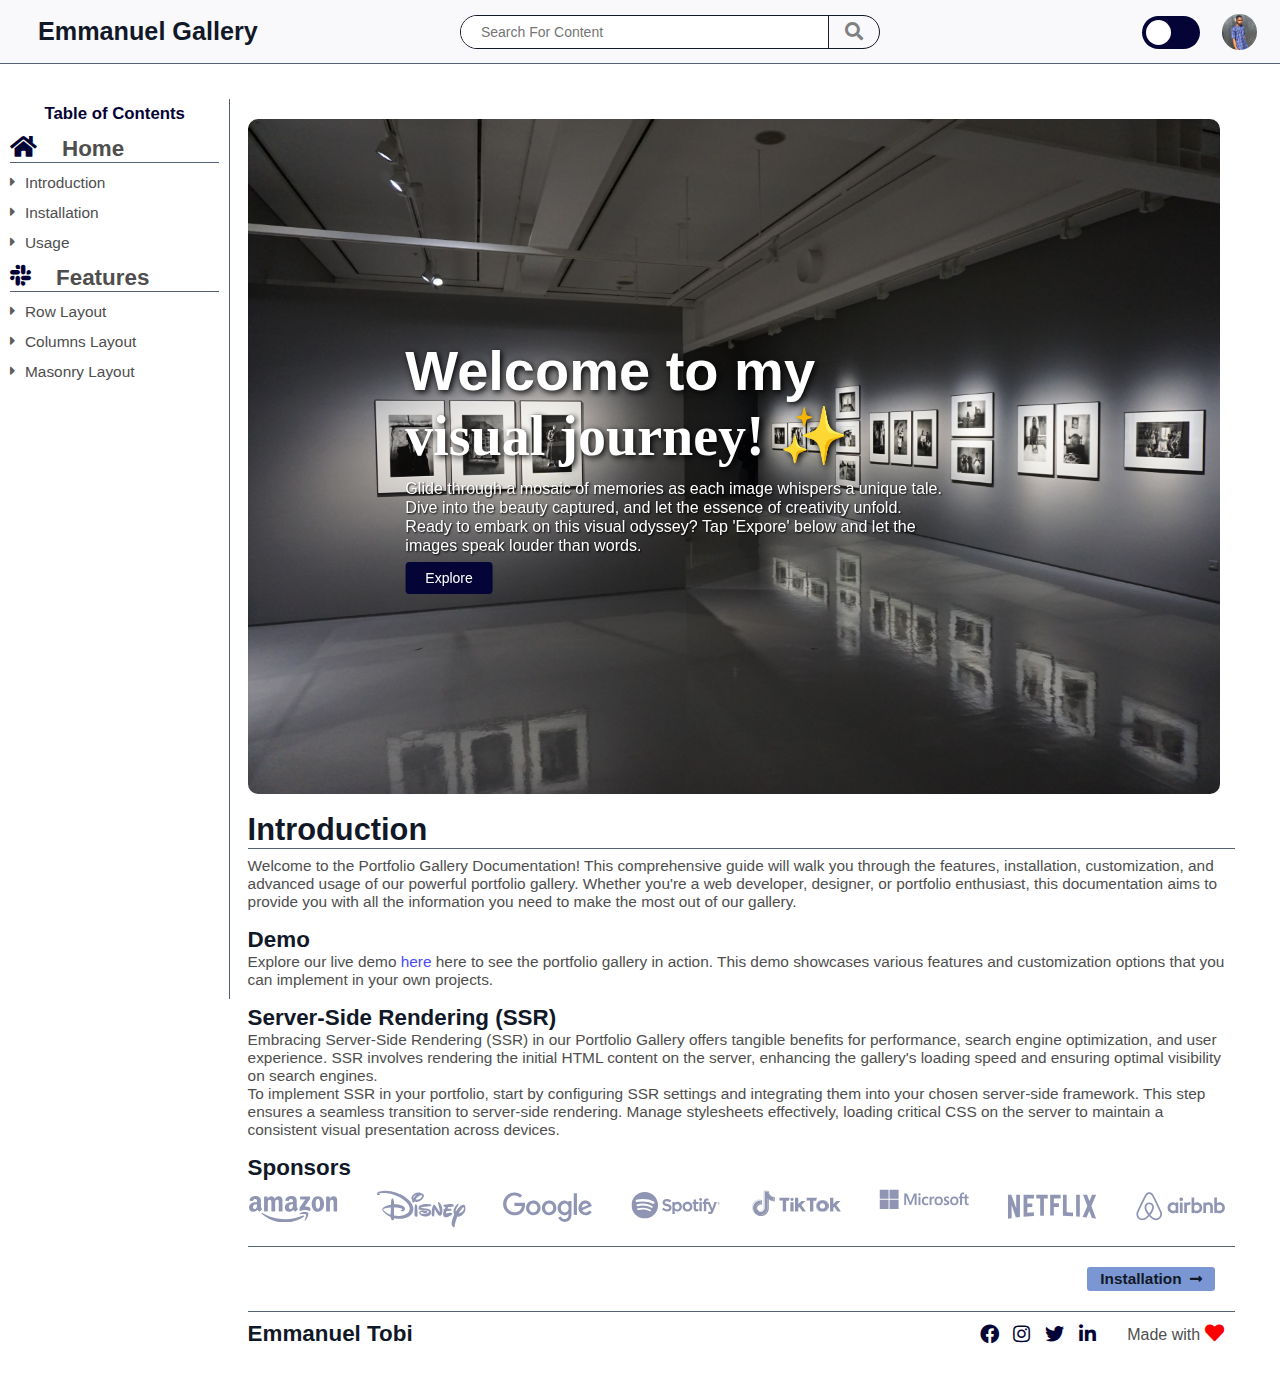
<file: index.html>
<!DOCTYPE html>
<html lang="en">
<head>
    <meta charset="UTF-8">
    <meta name="viewport" content="width=device-width, initial-scale=1.0">
    <title>Portfolio Gallery</title>
    <!--    link for css     -->
    <link rel="stylesheet" href="style.css">
    <link rel="stylesheet" href="swiper.css">
    <!--    links for my icons from fontawesome     -->
    <link rel='stylesheet' href='css/all.min.css'>
    <link rel='stylesheet' href='css/fontawesome.min.css'>
    <!-- links for swiper from swiperjs -->
    <link rel="stylesheet"href="https://cdn.jsdelivr.net/npm/swiper@11/swiper-bundle.min.css"/>
    <script src="https://cdn.jsdelivr.net/npm/swiper@11/swiper-bundle.min.js"></script>
</head>
<body>
    
    <header>
        <div class="nav-left">
            <div class="hamburger">
                <div class="line"></div>
                <div class="line"></div>
                <div class="line"></div>
            </div>
            <a href="#" class="logo">Emmanuel Gallery</a>
        </div>
        <div class="mid-nav">
            <input type="text" placeholder="Search For Content">
            <div class="tooltip">
                <i class="fas fa-search"></i>
                <div class="tooltiptext">Search</div>
            </div>
        </div>
        <div class="nav-right">
            <div id="dark-btn">
                <span></span>
            </div>
            <div class="user">
                <img src="img/user.jpg" alt="">
                <div class="user-dropdown">
                    <div class="user-top">
                        <h2>F</h2>
                    </div>
                    <div class="user-down">
                        <div class="user-details">
                            <h3>Fadumila <br>Emmanuel Tobi</h3>
                            <a href="#">fadumilaemmanuel@gmail.com</a>
                            <div class="user-social-links">
                                <a href="https://www.facebook.com/emmanuel.oluwatobi.7583"><i class="fab fa-facebook"></i></a>
                                <a href="https://www.instagram.com/Emmanuel_oluwatobi3"><i class="fab fa-instagram"></i></a>
                                <a href="https://twitter.com/Emmanuel686?s=09"><i class="fab fa-twitter"></i></a>
                                <a href="https://www.linkedin.com/in/emmanuel-oluwatobi-8a35b2226"><i class="fab fa-linkedin-in"></i></a>
                            </div>
                        </div>
                        <hr style="margin: 15px 0 5px 0;">
                        <div class="user-links">
                            <h4>Others</h4>
                            <div>
                                <a href="#"><i class="fas fa-user-plus"></i> Add Account</a>
                                <a href="#"><i class="fas fa-sign-out-alt"></i> Sign Out</a>
                            </div>
                        </div>
                    </div>
                </div>
            </div>
        </div>
        
    </header>

    <main>
        <div class="meun">
            <div class="meun-head">
                <h3>Table of Contents</h3>
            </div>
            <ul>
                <div class="home">
                    <i class="fas fa-home"></i>
                    <a href="#">Home</a>
                </div>
                <div class="links">
                    <i class="fas fa-caret-right"></i>
                    <li><a href="#">Introduction</a></li>
                </div>
                <div class="links">
                    <i class="fas fa-caret-right"></i>
                    <li><a href="install.html">Installation</a></li>
                </div>
                <div class="links">
                    <i class="fas fa-caret-right"></i>
                    <li><a href="usage.html">Usage</a></li>
                </div>
                <div class="features">
                    <i class="fab fa-slack"></i>
                    <a href="features.html">Features</a>
                </div>
                <div class="links">
                    <i class="fas fa-caret-right"></i>
                    <li><a href="row-layout.html">Row Layout</a></li>
                </div>
                <div class="links">
                    <i class="fas fa-caret-right"></i>
                    <li><a href="columns-layout.html">Columns Layout</a></li>
                </div>
                <div class="links">
                    <i class="fas fa-caret-right"></i>
                    <li><a href="masonry-layout.html">Masonry Layout</a></ol>
                </div>
                
            </ul>
        </div>
        <div class="content home-page">
            <div class="carosal">
                <!-- Swiper -->
                <div class="container-fluid mt-4 pl-5 pr-5">
                    <div class="row position-relative">
                        <div class="col-12" style="height: 75vh;">
                            <div class="swiper mySwiper">
                                <div class="swiper-wrapper" >
                                    <div class="swiper-slide" style="background: url(img/home1.jpg) center/cover;"></div>
                                    <div class="swiper-slide" style="background: url(img/home2.jpg) center/cover;"></div>
                                    <div class="swiper-slide" style="background: url(img/home3.jpg) center/cover;"></div>
                                    <div class="swiper-slide" style="background: url(img/home4.jpg) center/cover;"></div>
                                    <div class="swiper-slide" style="background: url(img/home5.jpg) center/cover;"></div>
                                    <!-- Add other slides similarly -->
                                </div>
                            </div>
                            <div class="text position-absolute top-50 start-50 translate-middle" style="z-index: 99;">
                                <div class="texts">
                                    <h1>Welcome to my</h1>
                                    <h1>visual journey! <span class="sparkles">&#10024;</span></h1>
                                    <p>Glide through a mosaic of memories as each image whispers a unique tale. Dive into the beauty captured, and let the essence of creativity unfold. <span class="remove">Ready to embark on this visual odyssey? Tap 'Expore' below and let the images speak louder than words.</span></p>
                                </div>
                                <a href="#">Explore </a>
                            </div>
                        </div>
                    </div>
                </div>

            </div>
            <div class="intro">
                <h2>Introduction</h2>
                <p>Welcome to the Portfolio Gallery Documentation! This comprehensive guide will walk you through the features, installation, customization, and advanced usage of our powerful portfolio gallery. Whether you're a web developer, designer, or portfolio enthusiast, this documentation aims to provide you with all the information you need to make the most out of our gallery.</p><br>
                <h3>Demo</h3>
                <p>Explore our live demo <a href="#">here</a> here to see the portfolio gallery in action. This demo showcases various features and customization options that you can implement in your own projects.</p><br>
                <h3>Server-Side Rendering (SSR)</h3>
                <p>Embracing Server-Side Rendering (SSR) in our Portfolio Gallery offers tangible benefits for performance, search engine optimization, and user experience. SSR involves rendering the initial HTML content on the server, enhancing the gallery's loading speed and ensuring optimal visibility on search engines. <br>To implement SSR in your portfolio, start by configuring SSR settings and integrating them into your chosen server-side framework. This step ensures a seamless transition to server-side rendering. Manage stylesheets effectively, loading critical CSS on the server to maintain a consistent visual presentation across devices.</p>
                <br>
            </div>
            <h3>Sponsors</h3>
            <div class="sponsor">
                <div class="sponsor-right">
                    <div class="sponsor-img">
                        <img src="img/amazon.svg" alt="">
                    </div>
                    <div class="sponsor-img">
                        <img src="img/disney.svg" alt="">
                    </div>
                    <div class="sponsor-img">
                        <img src="img/google.svg" alt="">
                    </div>
                    <div class="sponsor-img">
                        <img src="img/spotify.svg" alt="">
                    </div>
                </div>
                <div class="sponsor-left">
                    <div class="sponsor-img">
                        <img src="img/tiktok.svg" alt="">
                    </div>
                    <div class="sponsor-img">
                        <img src="img/microsoft.svg" alt="">
                    </div>
                    <div class="sponsor-img">
                        <img src="img/netflix.svg" alt="">
                    </div>
                    <div class="sponsor-img">
                        <img src="img/airbnb.svg" alt="">
                    </div>
                </div>
            </div>
            <div class="next next-home">
                <div class="next-btn">
                    <a href="install.html">Installation</a> <i class="fas fa-long-arrow-alt-right"></i>
                </div>
            </div>
            <div class="footer">
                <h3>Emmanuel Tobi</h3>
                <div class="social-links">
                    <div>
                        <a href="https://www.facebook.com/emmanuel.oluwatobi.7583"><i class="fab fa-facebook"></i></a>
                        <a href="https://www.instagram.com/Emmanuel_oluwatobi3"><i class="fab fa-instagram"></i></a>
                        <a href="https://twitter.com/Emmanuel686?s=09"><i class="fab fa-twitter"></i></a>
                        <a href="https://www.linkedin.com/in/emmanuel-oluwatobi-8a35b2226"><i class="fab fa-linkedin-in"></i></a>
                    </div>
                    <p> Made with <i class="fas fa-heart"></i></p>
                </div>
            </div>
        </div>
    </main>
    <!-- swiper javascript -->
    <script src="swiperjs.js"></script>
    <!-- main javascript -->
    <script src="index.js"></script>
</body>
</html>
</file>
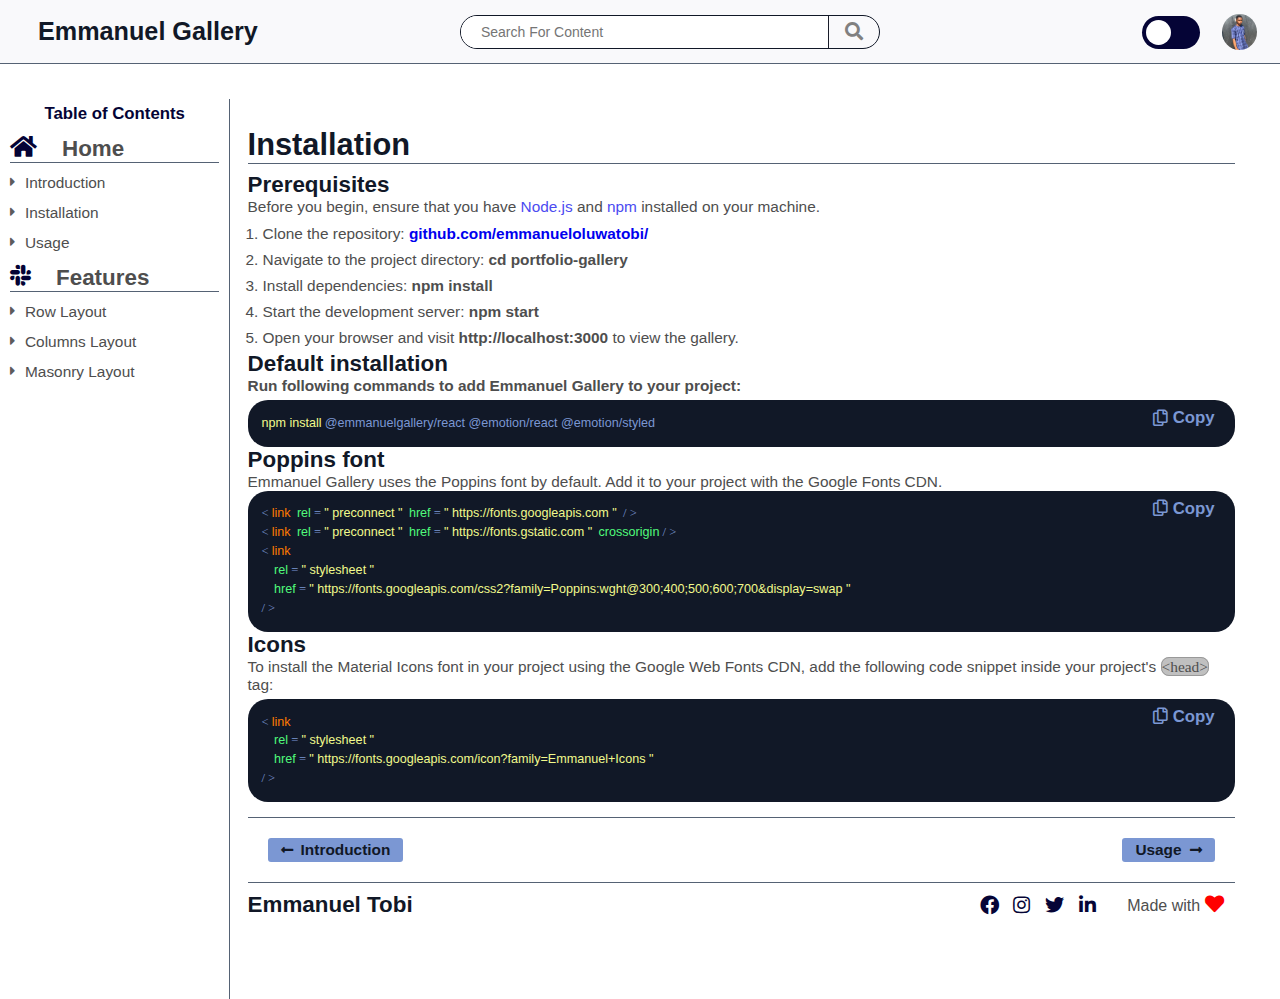
<file: install.html>
<!DOCTYPE html>
<html lang="en">
    <head>
        <meta charset="UTF-8">
        <meta name="viewport" content="width=device-width, initial-scale=1.0">
        <title>Portfolio Gallery</title>
        <!--    link for css     -->
        <link rel="stylesheet" href="style.css">
        <link rel="stylesheet" href="swiper.css">
        <!--    links for my icons from fontawesome     -->
        <link rel='stylesheet' href='css/all.min.css'>
        <link rel='stylesheet' href='css/fontawesome.min.css'>
        <!-- links for swiper from swiperjs -->
        <link rel="stylesheet"href="https://cdn.jsdelivr.net/npm/swiper@11/swiper-bundle.min.css"/>
        <script src="https://cdn.jsdelivr.net/npm/swiper@11/swiper-bundle.min.js"></script>
    </head>
<body>
    
    <header>
        <div class="nav-left">
            <div class="hamburger">
                <div class="line"></div>
                <div class="line"></div>
                <div class="line"></div>
            </div>
            <a href="#" class="logo">Emmanuel Gallery</a>
        </div>
        <div class="mid-nav">
            <input type="text" placeholder="Search For Content">
            <div class="tooltip">
                <i class="fas fa-search"></i>
                <div class="tooltiptext">Search</div>
            </div>
        </div>
        <div class="nav-right">
            <div id="dark-btn">
                <span></span>
            </div>
            <div class="user">
                <img src="img/user.jpg" alt="">
                <div class="user-dropdown">
                    <div class="user-top">
                        <h2>F</h2>
                    </div>
                    <div class="user-down">
                        <div class="user-details">
                            <h3>Fadumila <br>Emmanuel Tobi</h3>
                            <a href="#">fadumilaemmanuel@gmail.com</a>
                            <div class="user-social-links">
                                <a href="https://www.facebook.com/emmanuel.oluwatobi.7583"><i class="fab fa-facebook"></i></a>
                                <a href="https://www.instagram.com/Emmanuel_oluwatobi3"><i class="fab fa-instagram"></i></a>
                                <a href="https://twitter.com/Emmanuel686?s=09"><i class="fab fa-twitter"></i></a>
                                <a href="https://www.linkedin.com/in/emmanuel-oluwatobi-8a35b2226"><i class="fab fa-linkedin-in"></i></a>
                            </div>
                        </div>
                        <hr style="margin: 15px 0 5px 0;">
                        <div class="user-links">
                            <h4>Others</h4>
                            <div>
                                <a href="#"><i class="fas fa-user-plus"></i> Add Account</a>
                                <a href="#"><i class="fas fa-sign-out-alt"></i> Sign Out</a>
                            </div>
                        </div>
                    </div>
                </div>
            </div>
        </div>
        
    </header>

    <main>
        <div class="meun">
            <div class="meun-head">
                <h3>Table of Contents</h3>
            </div>
            <ul>
                <!-- <i class="fas fa-caret-right"></i> -->
                <!-- <i class="fas fa-home"></i> -->
                <!-- <i class="fab fa-slack"></i> -->
                <div class="home">
                    <i class="fas fa-home"></i>
                    <a href="#">Home</a>
                </div>
                
                <div class="links">
                    <i class="fas fa-caret-right"></i>
                    <li><a href="index.html">Introduction</a></li>
                </div>
                <div class="links">
                    <i class="fas fa-caret-right"></i>
                    <li><a href="#">Installation</a></li>
                </div>
                <div class="links">
                    <i class="fas fa-caret-right"></i>
                    <li><a href="usage.html">Usage</a></li>
                </div>
                <div class="features">
                    <i class="fab fa-slack"></i>
                    <a href="#">Features</a>
                </div>
                <div class="links">
                    <i class="fas fa-caret-right"></i>
                    <li><a href="row-layout.html">Row Layout</a></li>
                </div>
                <div class="links">
                    <i class="fas fa-caret-right"></i>
                    <li><a href="columns-layout.html">Columns Layout</a></li>
                </div>
                <div class="links">
                    <i class="fas fa-caret-right"></i>
                    <li><a href="masonry-layout.html">Masonry Layout</a></ol>
                </div>
            </ul>
        </div>
        <div class="content install-page">
            <div class="install">
                <h2>Installation</h2>
                
                <h3>Prerequisites</h3>
                <p>Before you begin, ensure that you have <a href="#">Node.js</a> and <a href="#">npm</a> installed on your machine.</p>
                <ol style="padding-top: 5px;">
                    <li>Clone the repository:  <b><a href="https://github.com/emmanueloluwatobi/PortfolioGalleryDoc">github.com/emmanueloluwatobi/</a></b></li>
                    <li>Navigate to the project directory: <b>cd portfolio-gallery</b></li>
                    <li>Install dependencies: <b>npm install</b></li>
                    <li>Start the development server: <b>npm start</b></li>
                    <li>Open your browser and visit <b>http://localhost:3000</b> to view the gallery.</li>
                </ol>
                <h3>Default installation</h3>
                <p><b>Run following commands to add Emmanuel Gallery to your project:</b></p>
                <div id="copy1">
                    <pre style="margin-top: 5px;"><code><span class="function">npm install</span> <span>@emmanuelgallery/react @emotion/react @emotion/styled</span></code></pre>
                    <div class="copy-btn1">
                        <a href="#" title="Copy"><i class="far fa-copy"></i><h4> Copy</h4></a>
                    </div>
                </div>
                <h3>Poppins font</h3>
                <p>Emmanuel Gallery uses the Poppins font by default. Add it to your project with the Google Fonts CDN.</p>
                <div id="copy2">
                    <pre>
<code>&lt; <span class="keyword">link</span>  <span class="strings">rel</span> = <span class="function">" preconnect "</span>  <span class="strings">href</span> = <span class="function">" https://fonts.googleapis.com "</span>  / &gt;
&lt; <span class="keyword">link</span>  <span class="strings">rel</span> = <span class="function">" preconnect "</span>  <span class="strings">href</span> = <span class="function">" https://fonts.gstatic.com "</span>  <span class="strings">crossorigin</span> / &gt;
&lt; <span class="keyword">link</span>
    <span class="strings">rel</span> = <span class="function">" stylesheet "</span>
    <span class="strings">href</span> = <span class="function">" https://fonts.googleapis.com/css2?family=Poppins:wght@300;400;500;600;700&display=swap "</span>
/ &gt;
</code></pre>
                    <div class="copy-btn2">
                        <a href="#" title="Copy"><i class="far fa-copy"></i><h4> Copy</h4></a>
                    </div>
                </div>
                <h3>Icons</h3>
                <p>To install the Material Icons font in your project using the Google Web Fonts CDN, add the following code snippet inside your project's <code style="border: 1px solid #999999; border-radius: 8px; background: #c0c0c0;">&lt;head&gt;</code> tag:</p>
                <div id="copy3">
                    <pre style="margin:  5px 0;">
<code>&lt; <span class="keyword">link</span>
    <span class="strings">rel</span> = <span class="function">" stylesheet "</span>
    <span class="strings">href</span> = <span class="function">" https://fonts.googleapis.com/icon?family=Emmanuel+Icons "</span>
/ &gt;</code></pre>
                    <div class="copy-btn3">
                        <a href="#" title="Copy"><i class="far fa-copy"></i><h4> Copy</h4></a>
                    </div>
                </div>
            </div>
            <div class="next">
                <div class="prev-btn">
                    <i class="fas fa-long-arrow-alt-left"></i> <a href="index.html">Introduction</a> 
                </div>
                <div class="next-btn">
                    <a href="usage.html">Usage</a> <i class="fas fa-long-arrow-alt-right"></i>
                </div>
            </div>
            <div class="footer">
                <h3>Emmanuel Tobi</h3>
                <div class="social-links">
                    <div>
                        <a href="https://www.facebook.com/emmanuel.oluwatobi.7583"><i class="fab fa-facebook"></i></a>
                        <a href="https://www.instagram.com/Emmanuel_oluwatobi3"><i class="fab fa-instagram"></i></a>
                        <a href="https://twitter.com/Emmanuel686?s=09"><i class="fab fa-twitter"></i></a>
                        <a href="https://www.linkedin.com/in/emmanuel-oluwatobi-8a35b2226"><i class="fab fa-linkedin-in"></i></a>
                    </div>
                    <p> Made with <i class="fas fa-heart"></i></p>
                </div>
            </div>
        </div>
    </main>

    <!-- main javascript -->
    <script src="index.js"></script>
    <script>
        
    </script>
</body>
</html>
</file>
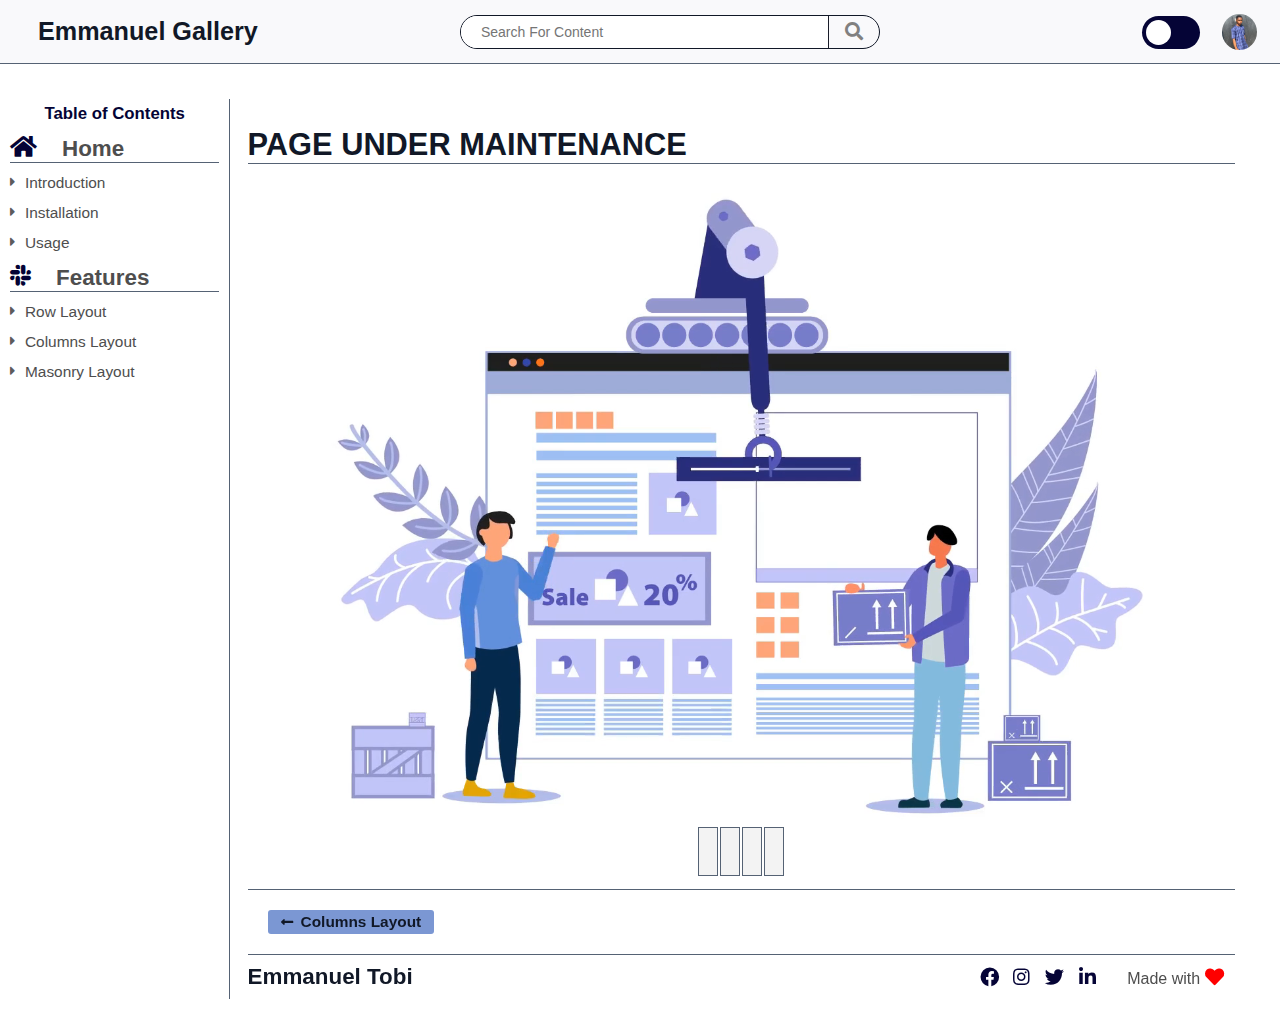
<file: masonry-layout.html>
<!DOCTYPE html>
<html lang="en">
<head>
    <meta charset="UTF-8">
    <meta name="viewport" content="width=device-width, initial-scale=1.0">
    <title>Portfolio Gallery</title>
    <!--    link for css     -->
    <link rel="stylesheet" href="style.css">
    <link rel="stylesheet" href="swiper.css">
    <!--    links for my icons from fontawesome     -->
    <link rel='stylesheet' href='css/all.min.css'>
    <link rel='stylesheet' href='css/fontawesome.min.css'>
    <!-- links for swiper from swiperjs -->
    <link rel="stylesheet"href="https://cdn.jsdelivr.net/npm/swiper@11/swiper-bundle.min.css"/>
    <script src="https://cdn.jsdelivr.net/npm/swiper@11/swiper-bundle.min.js"></script>
</head>
<body>
    
    <header>
        <div class="nav-left">
            <div class="hamburger">
                <div class="line"></div>
                <div class="line"></div>
                <div class="line"></div>
            </div>
            <a href="#" class="logo">Emmanuel Gallery</a>
        </div>
        <div class="mid-nav">
            <input type="text" placeholder="Search For Content">
            <div class="tooltip">
                <i class="fas fa-search"></i>
                <div class="tooltiptext">Search</div>
            </div>
        </div>
        <div class="nav-right">
            <div id="dark-btn">
                <span></span>
            </div>
            <div class="user">
                <img src="img/user.jpg" alt="">
                <div class="user-dropdown">
                    <div class="user-top">
                        <h2>F</h2>
                    </div>
                    <div class="user-down">
                        <div class="user-details">
                            <h3>Fadumila <br>Emmanuel Tobi</h3>
                            <a href="#">fadumilaemmanuel@gmail.com</a>
                            <div class="user-social-links">
                                <a href="https://www.facebook.com/emmanuel.oluwatobi.7583"><i class="fab fa-facebook"></i></a>
                                <a href="https://www.instagram.com/Emmanuel_oluwatobi3"><i class="fab fa-instagram"></i></a>
                                <a href="https://twitter.com/Emmanuel686?s=09"><i class="fab fa-twitter"></i></a>
                                <a href="https://www.linkedin.com/in/emmanuel-oluwatobi-8a35b2226"><i class="fab fa-linkedin-in"></i></a>
                            </div>
                        </div>
                        <hr style="margin: 15px 0 5px 0;">
                        <div class="user-links">
                            <h4>Others</h4>
                            <div>
                                <a href="#"><i class="fas fa-user-plus"></i> Add Account</a>
                                <a href="#"><i class="fas fa-sign-out-alt"></i> Sign Out</a>
                            </div>
                        </div>
                    </div>
                </div>
            </div>
        </div>
        
    </header>

    <main>
        <div class="meun">
            <div class="meun-head">
                <h3>Table of Contents</h3>
            </div>
            <ul>
                <!-- <i class="fas fa-caret-right"></i> -->
                <!-- <i class="fas fa-home"></i> -->
                <!-- <i class="fab fa-slack"></i> -->
                <div class="home">
                    <i class="fas fa-home"></i>
                    <a href="#">Home</a>
                </div>
                <div class="links">
                    <i class="fas fa-caret-right"></i>
                    <li><a href="index.html">Introduction</a></li>
                </div>
                <div class="links">
                    <i class="fas fa-caret-right"></i>
                    <li><a href="install.html">Installation</a></li>
                </div>
                <div class="links">
                    <i class="fas fa-caret-right"></i>
                    <li><a href="usage.html">Usage</a></li>
                </div>
                <div class="features">
                    <i class="fab fa-slack"></i>
                    <a href="#">Features</a>
                </div>
                <div class="links">
                    <i class="fas fa-caret-right"></i>
                    <li><a href="row-layout.html">Row Layout</a></li>
                </div>
                <div class="links">
                    <i class="fas fa-caret-right"></i>
                    <li><a href="columns-layout.html">Columns Layout</a></li>
                </div>
                <div class="links">
                    <i class="fas fa-caret-right"></i>
                    <li><a href="#">Masonry Layout</a></ol>
                </div>

                
                <h2></h2>
            </ul>
        </div>
        <div class="content mesonry-page" >
            <div>
                <h2>PAGE UNDER MAINTENANCE</h2>
                <video style="width: 100%;" autoplay muted loop>
                    <source src="img/Website Building of Shopping Sale (online-video-cutter.com).mp4" type="video/mp4">
                    Your browser does not support HTML5 video.
                </video>
            </div>
            <div class="mesonry-time">
                <div class="countdown" id="countdown">
                    <span id="days"></span>
                    <span id="hours"></span>
                    <span id="minutes"></span>
                    <span id="seconds"></span>
                </div>
            </div>
            <div class="next next-prev">    
                <div class="prev-btn">
                     <i class="fas fa-long-arrow-alt-left"></i><a href="install.html">Columns Layout</a>
                </div>
            </div>
            <div class="footer">
                <h3>Emmanuel Tobi</h3>
                <div class="social-links">
                    <div>
                        <a href="https://www.facebook.com/emmanuel.oluwatobi.7583"><i class="fab fa-facebook"></i></a>
                        <a href="https://www.instagram.com/Emmanuel_oluwatobi3"><i class="fab fa-instagram"></i></a>
                        <a href="https://twitter.com/Emmanuel686?s=09"><i class="fab fa-twitter"></i></a>
                        <a href="https://www.linkedin.com/in/emmanuel-oluwatobi-8a35b2226"><i class="fab fa-linkedin-in"></i></a>
                    </div>
                    <p> Made with <i class="fas fa-heart"></i></p>
                </div>
            </div>
        </div>
    </main>
    <script src="index.js"></script>
       
</body>
</html>
</file>
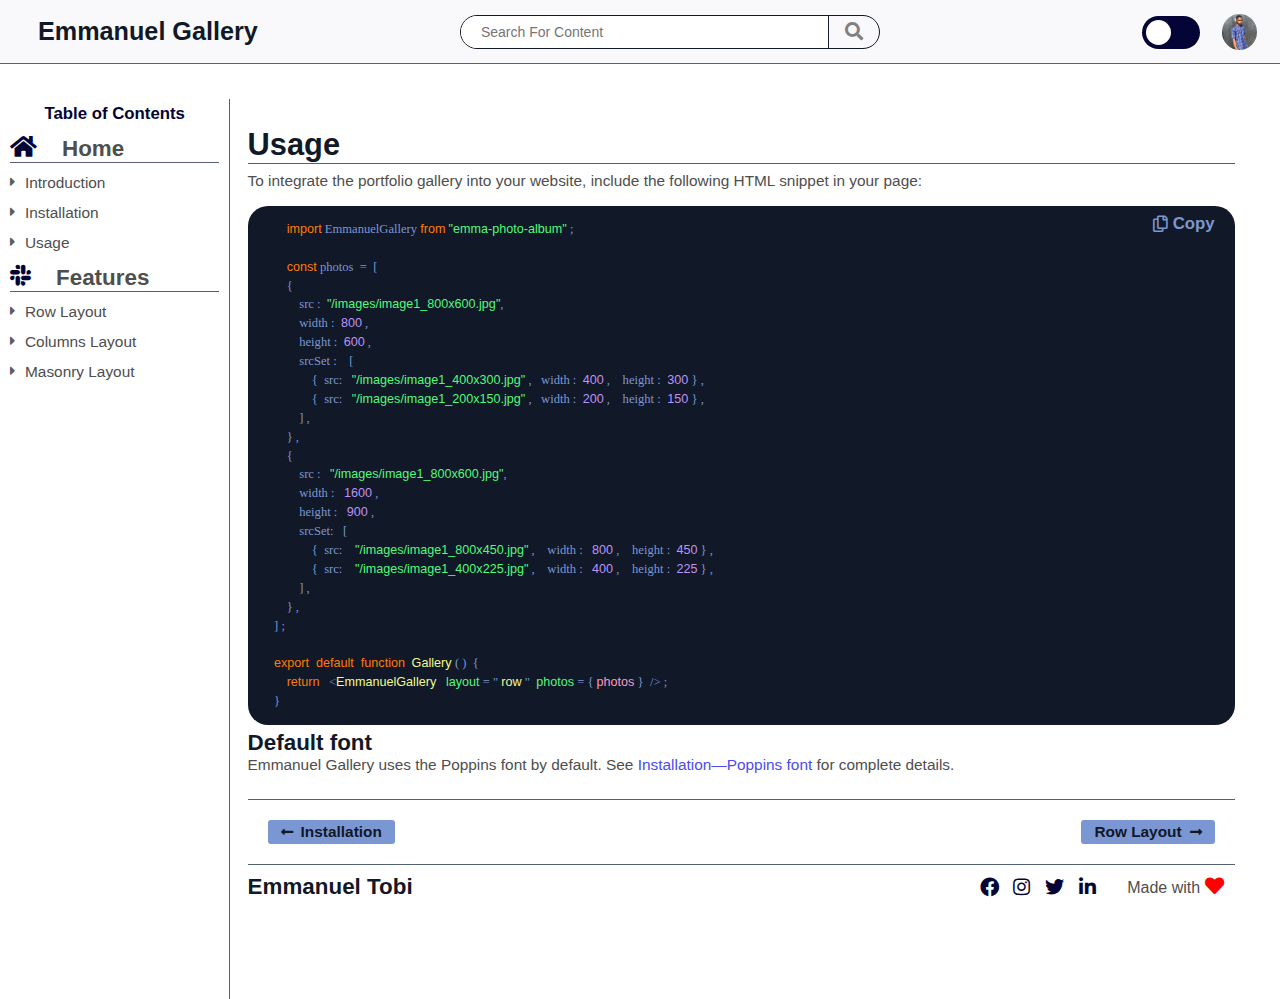
<file: usage.html>
<!DOCTYPE html>
<html lang="en">
<head>
    <head>
        <meta charset="UTF-8">
        <meta name="viewport" content="width=device-width, initial-scale=1.0">
        <title>Portfolio Gallery</title>
        <!--    link for css     -->
        <link rel="stylesheet" href="style.css">
        <link rel="stylesheet" href="swiper.css">
        <!--    links for my icons from fontawesome     -->
        <link rel='stylesheet' href='css/all.min.css'>
        <link rel='stylesheet' href='css/fontawesome.min.css'>
        <!-- links for swiper from swiperjs -->
        <link rel="stylesheet"href="https://cdn.jsdelivr.net/npm/swiper@11/swiper-bundle.min.css"/>
        <script src="https://cdn.jsdelivr.net/npm/swiper@11/swiper-bundle.min.js"></script>
    </head>
</head>
<body>
    
    <header>
        <div class="nav-left">
            <div class="hamburger">
                <div class="line"></div>
                <div class="line"></div>
                <div class="line"></div>
            </div>
            <a href="#" class="logo">Emmanuel Gallery</a>
        </div>
        <div class="mid-nav">
            <input type="text" placeholder="Search For Content">
            <div class="tooltip">
                <i class="fas fa-search"></i>
                <div class="tooltiptext">Search</div>
            </div>
        </div>
        <div class="nav-right">
            <div id="dark-btn">
                <span></span>
            </div>
            <div class="user">
                <img src="img/user.jpg" alt="">
                <div class="user-dropdown">
                    <div class="user-top">
                        <h2>F</h2>
                    </div>
                    <div class="user-down">
                        <div class="user-details">
                            <h3>Fadumila <br>Emmanuel Tobi</h3>
                            <a href="#">fadumilaemmanuel@gmail.com</a>
                            <div class="user-social-links">
                                <a href="https://www.facebook.com/emmanuel.oluwatobi.7583"><i class="fab fa-facebook"></i></a>
                                <a href="https://www.instagram.com/Emmanuel_oluwatobi3"><i class="fab fa-instagram"></i></a>
                                <a href="https://twitter.com/Emmanuel686?s=09"><i class="fab fa-twitter"></i></a>
                                <a href="https://www.linkedin.com/in/emmanuel-oluwatobi-8a35b2226"><i class="fab fa-linkedin-in"></i></a>
                            </div>
                        </div>
                        <hr style="margin: 15px 0 5px 0;">
                        <div class="user-links">
                            <h4>Others</h4>
                            <div>
                                <a href="#"><i class="fas fa-user-plus"></i> Add Account</a>
                                <a href="#"><i class="fas fa-sign-out-alt"></i> Sign Out</a>
                            </div>
                        </div>
                    </div>
                </div>
            </div>
        </div>
        
    </header>

    <main>
        <div class="meun">
            <div class="meun-head">
                <h3>Table of Contents</h3>
            </div>
            <ul>
                <!-- <i class="fas fa-caret-right"></i> -->
                <!-- <i class="fas fa-home"></i> -->
                <!-- <i class="fab fa-slack"></i> -->
                <div class="home">
                    <i class="fas fa-home"></i>
                    <a href="#">Home</a>
                </div>
                
                <div class="links">
                    <i class="fas fa-caret-right"></i>
                    <li><a href="index.html">Introduction</a></li>
                </div>
                <div class="links">
                    <i class="fas fa-caret-right"></i>
                    <li><a href="install.html">Installation</a></li>
                </div>
                <div class="links">
                    <i class="fas fa-caret-right"></i>
                    <li><a href="#">Usage</a></li>
                </div>
                <div class="features">
                    <i class="fab fa-slack"></i>
                    <a href="features.html">Features</a>
                </div>
                <div class="links">
                    <i class="fas fa-caret-right"></i>
                    <li><a href="row-layout.html">Row Layout</a></li>
                </div>
                <div class="links">
                    <i class="fas fa-caret-right"></i>
                    <li><a href="columns-layout.html">Columns Layout</a></li>
                </div>
                <div class="links">
                    <i class="fas fa-caret-right"></i>
                    <li><a href="masonry-layout.html">Masonry Layout</a></ol>
                </div>
            </ul>
        </div>

        <div class="content usage-page">
            <div class="usage">
                <h2>Usage</h2>
                <p>To integrate the portfolio gallery into your website, include the following HTML snippet in your page:</p>
                <br>
                <div id="copy4">
                    <pre>
    <code id="copycontent">    <span class="keyword">import</span> EmmanuelGallery <span class="keyword">from</span> <span class="strings">"emma-photo-album"</span> ;
        
        <span class="keyword">const</span> photos  =  [
        {
            src :  <span class="strings">"/images/image1_800x600.jpg"</span>,
            width :  <span class="value">800</span> ,
            height :  <span class="value">600</span> ,
            srcSet :    [
                {  src:   <span class="strings">"/images/image1_400x300.jpg"</span> ,   width :  <span class="value">400</span> ,    height : <span class="value"> 300</span> } ,
                {  src:   <span class="strings">"/images/image1_200x150.jpg"</span> ,   width :  <span class="value">200</span> ,    height : <span class="value"> 150</span> } ,
            ] ,
        } ,
        {
            src :   <span class="strings">"/images/image1_800x600.jpg"</span>,
            width :   <span class="value">1600</span> ,
            height :   <span class="value">900</span> ,
            srcSet:   [
                {  src:    <span class="strings">"/images/image1_800x450.jpg"</span> ,    width :   <span class="value">800</span> ,    height :  <span class="value">450</span> } ,
                {  src:    <span class="strings">"/images/image1_400x225.jpg"</span> ,    width :   <span class="value">400</span> ,    height :  <span class="value">225</span> } ,
            ] ,
        } ,
    ] ;

    <span class="keyword">export  default  function</span> <span class="function"> Gallery </span>( )  {
        <span class="keyword">return</span>   &lt;<span class="function">EmmanuelGallery </span>  <span class="strings">layout</span> = " <span class="function">row</span> "  <span class="strings">photos</span> = { <span class="script">photos</span> }  /&gt; ;
    }</code></pre>
                    <div class="copy-btn4">
                        <a href="#" title="Copy"><i class="far fa-copy"></i><h4>Copy</h4></a>
                    </div>
                <h3 style="padding-top: 5px;">Default font</h3>
                <p>Emmanuel Gallery uses the Poppins font by default. See <a href="#">Installation—Poppins font</a> for complete details.</p>
                </div>
            </div> 
            <div class="next">
                <div class="prev-btn">
                    <i class="fas fa-long-arrow-alt-left"></i> <a href="install.html">Installation</a> 
                </div>
                <div class="next-btn">
                    <a href="row-layout.html">Row Layout</a> <i class="fas fa-long-arrow-alt-right"></i>
                </div>
            </div>
            <div class="footer">
                <h3>Emmanuel Tobi</h3>
                <div class="social-links">
                    <div>
                        <a href="https://www.facebook.com/emmanuel.oluwatobi.7583"><i class="fab fa-facebook"></i></a>
                        <a href="https://www.instagram.com/Emmanuel_oluwatobi3"><i class="fab fa-instagram"></i></a>
                        <a href="https://twitter.com/Emmanuel686?s=09"><i class="fab fa-twitter"></i></a>
                        <a href="https://www.linkedin.com/in/emmanuel-oluwatobi-8a35b2226"><i class="fab fa-linkedin-in"></i></a>
                    </div>
                    <p> Made with <i class="fas fa-heart"></i></p>
                </div>
            </div>
        </div>
    </main>
    <!-- main javascript -->
    <script src="index.js"></script>
</body>
</html>
</file>
<file: style.css>
*{
    margin: 0;
    padding: 0;
    font-family: "Poppins", sans-serif;
    box-sizing: border-box;
    scroll-behavior: smooth;
    text-decoration: none;
    list-style: none;
}
:root{
    --first-color:  #4e4e4e;
    --second-color: #040335;
    --third-color: #111827;
    --hover-color: #e2dfdf;
    --header-color: #111827;
    --hover-color: #7b97d3;
    --border-color: #556274;
    --paragraphy-color: #ececf1;
    --head-bg-color: #f9f9fb;
    --body-bg-dark-color: #050436;
    --body-bg-white-color: #fff;
    --single-bg-color: #ffffff;
    --user-bg-color: #fff;
}
.dark-mode{
    --first-color:  #fff;
    --second-color: #fff;
    --third-color: #f1f1f1;
    --head-bg-color: #000000;
    --body-bg-white-color: #000;
    --body-bg-dark-color: #d1d0d0;
    --single-bg-color: #d1d0d0;
    --user-bg-color: #111827;
}
#dark-btn.dark-btn-on{
    padding-left: 31px;
    background: var(--single-bg-color);
    transition: .5s;
}
body{
    background: var(--body-bg-white-color);
}
header{
    z-index: 9999;
    position: fixed;
    top: 0;
    left: 0;
    width: 100%;
    display: flex;
    background: var(--head-bg-color);
    align-items: center;
    justify-content: space-between;
    padding: 14px 23px;
    border-bottom: 1px solid var(--border-color);
}
header .nav-left, .nav-right, .mid-nav, .meun ul .links{
    display: flex;
    align-items: center;
}
header .hamburger{
    display: none;
    cursor: pointer;
    padding: 10px 15px;
}
header .hamburger:hover{
    background: var(--hover-color);
    border-radius: 50%;
}
header .hamburger .line{
    width: 26px;
    height: 2px;
    background: var(--second-color);
    margin: 7px 0;
}
header .logo{
    font-size: 1.8em;
    font-weight: 700;
    color: var(--third-color);
    margin-left: 15px;
}

.mid-nav{
    border: 1px solid var(--third-color);
    margin-left: -140px;
    border-radius: 50px;
    width: 420px;
}
.mid-nav input{
    width: 400px;
    border-radius: 30px;
    border-top-right-radius: 0;
    border-bottom-right-radius: 0;
    outline: none;
    border: none;
    font-size: 1em;
    padding: 8px 20px;
    border-right: 1px solid #191c29;
}
.mid-nav i{
    padding: 0 16px;
    font-size: 1.3em;
    color: gray;
    cursor: pointer;
}
.mid-nav.tooltip {
    position: relative;
    display: inline-block;
    display: flex;
    align-items: center;
    justify-content: center;
    cursor: pointer;
    padding: 0 10px;
}
.tooltip .tooltiptext{
    visibility: hidden;
    display: none;
    background-color: var(--header-color);
    color: #fff;
    text-align: center;
    border-radius: 6px;
    padding: 5px 10px;
    position: absolute;
    z-index: 1;
}
.tooltip:hover .tooltiptext {
    visibility: visible;
    display: block;
}



#dark-btn{
    position: absolute;
    top: 16px;
    right: 80px;
    background: var(--body-bg-dark-color);
    width: 58px;
    border-radius: 18px;
    padding: 4px 4px;
    cursor: pointer;
    display: flex;
    transition: padding-left 0.5s, background 0.5s;
}
#dark-btn span{
    width: 25px;
    height: 25px;
    background: var(--body-bg-white-color);
    border-radius: 50%;
    display: inline-block; 
}
.user{
    width: 35px;
    height: 35px;
    border-radius: 50%;
    cursor: pointer;
    position: relative;
}
.user:hover{
    box-shadow: 0 4px 8px 0 rgba(0, 0, 0, 0.2);
}
.user img{
    width: 100%;
    border-radius: 50%;
}
.user-dropdown{
    position: absolute;
    width: 250px;
    right: 0;
    opacity: 1;
    border-radius: 20px !important;
    box-shadow: 0 4px 8px 0 rgba(0, 0, 0, 0.2), 0 6px 20px 0 rgba(0, 0, 0, 0.19);
    display: none;
}
.user-dropdown.userinfo{
    display: block;
}
.user-top{
    padding: 30px;
    background: var(--third-color);
    width: 100%;
    position: relative;
    border-radius: 20px;
    border-bottom-left-radius: 0;
    border-bottom-right-radius: 0;
}
.user-top h2{
    left: 40%;
    top: 49%;
    padding: 0px 20px;
    border-radius: 50%;
    border: 1px solid #fff;
    background: #bd93f9;
    font-size: 3em !important;
    font-weight: 500;
    color: #fff;
    position: absolute;
}
.user-down{
    border-radius: 20px;
    border-top-right-radius: 0;
    border-top-left-radius: 0;
    background: var(--user-bg-color);
    width: 100%;
    padding: 40px 0 20px 0;
    text-align: center;
}
.user-down h3{
    font-size: 1.2em;
    font-weight: 500;
    color: var(--third-color);
}
.user-down a{
    font-size: .66rem;
    margin: 0;
}
.user-down .user-social-links i{
    margin-top: 4%;
    color: var(--body-bg-dark-color);
    font-size: 1rem;
    padding: 3px;
    margin-right: 4px;
    border-radius: 8px;
}
.user-social-links i:hover{
    background: var(--first-color);
    color: var(--user-bg-color);
}
.user-social-links{
    width: 100%;
    border-bottom: 0 solid var(--border-color);
}
.user-down .user-links, .user-links div{
    text-align: start;
    padding-left: 20px;
}
.user-links h4{
    color: var(--third-color);
}
.user-links div{
    display: flex;
    flex-direction: column;
    padding: 0;
}
.user-links a{
    padding-top: 8px;
    font-size: 1em;
    color: var(--first-color);
}





main{
    display: flex;
    justify-content: space-between;
    margin-top: 11vh;
    background: var(--body-bg-white-color);
}
main .meun{
    padding-top: 5px;
    width: 18vw;
    height: 100vh;
    background: var(--body-bg-white-color);
    position: fixed;
    opacity: 1;
    border-right: 1px solid var(--border-color);
    overflow: auto;
    left: 0;
}
main .content{
    margin-left: 17vw;
    padding: 20px 7px 7px 30px;
    width: 80vw;
    background: #fff;
    background: var(--body-bg-white-color);
}
.meun ul{
    padding: 0px 10px;
}
.meun h3{
    margin-bottom: 0px;
    font-size: 1.2em;
    color: var(--second-color);
    display: flex;
    justify-content: center;
}
.meun .home, .meun .features{
    display: flex;
    align-items: center;
    padding-top: 0 !important;
    cursor: pointer;
    border-bottom: 1px solid var(--border-color);
}
.meun .home i, .meun .features i{
    font-size: 1.7em;
    margin-right: 25px;
    color: var(--second-color);
} 
.meun .home a, .meun .features a{
    font-size: 1.6em;
    color: var(--first-color);
    padding-top: 12px;
    font-weight: 600;
} 
.meun ul div{
    padding-top: 10px;
    align-items: center !important;
}
.meun div i{
    padding-top: 2px;
    color: #5c5c5c;
    height: 20px;
}
.meun li a{
    color: var(--first-color);
    padding-left: 10px;
    font-size: 1.1em;
}
.meun li a:hover{
    padding-left: 20px;
    transition: .5s;
}



main{
    background: var(--body-bg-white-color);
}
main .carosal .text h1{
    color: #fff;
    text-shadow: 2px 2px 6px #000000;
    font-size: 4em;
}
main .text p{
    color: #fff;
    text-shadow: 1px 1px 2px #000000;
    padding-top: 10px;
    padding-bottom: 15px;
    font-size: 1.15em;
}
main .texts span .sparkles{
    color: #fbff00 !important;
}
main .text a{
    padding: 8px 20px;
    border-radius: 4px;
    background: #050436;
    color: #fff;
    font-size: 1em;
}
.text a:hover{
    background: #050436bd;
}
.content h1{
    font-size: 3em;
}
.content .texts h1:nth-child(2){
    font-family: 'Lobster', cursive;
}
.content .intro{
    width: 100%;
    padding-top: 0px;
}
.content h2{
    font-size: 2.2em;
    width: 100%;
    border-bottom: 1px solid var(--border-color);
    padding-bottom: 0px;
    font-weight: 800;
    color: var(--third-color);
    margin-top: 8px;
    margin-bottom: 8px;
}
.content p{
    font-size: 1.1em;
    /* font-weight: 500; */
    color: var(--first-color);
}
.content h3{
    color: var(--third-color);
    font-size: 1.6em;
}
.content p a{
    color: rgb(75, 75, 241);
    cursor: pointer;
}
.install ol li{
    list-style-type: decimal;
    font-size: 1.1em;
    margin-left: 15px;
    padding: 4px 0;
    font-weight: 500;
    color: var(--first-color);
}
.sponsor{
    display: flex;
    justify-content: space-between;
    flex-wrap: wrap;
    margin-top: 8px;
    margin-right: 10px;
}
.sponsor .sponsor-right, .sponsor .sponsor-left{
    display: flex !important;
    justify-content: space-between;
    flex-basis: 48.5%;
}
.sponsor-img{
    width: 90px;
    cursor: pointer;
}
.sponsor-img img{
    width: 100%;
}


.content .next{
    display: flex;
    justify-content: space-between;
    border: 1px solid var(--border-color);
    border-left: 0;
    border-right: 0;
    padding: 20px;
    cursor: pointer;
    align-items: center;
    margin-top: 15px;
}
.content .next-home{
    justify-content: flex-end !important;
}
.next .next-btn, .next .prev-btn{
    display: flex;
    align-items: center;
    background: var(--hover-color);
    padding: 3px 13px;
    border-radius: 3px;
}
.content .next a{
    font-size: 1.1em;
    font-weight: 600;
    color: var(--header-color);
}
.next-btn  i, .next .prev-btn i{
    padding-left: 8px;
    color: var(--header-color);
    transition: .3s;
}
.next .prev-btn i{
    padding-left: 0;
    padding-right: 8px;
}
.prev-btn:hover i{
    padding-left: 14px;
}
.next-btn:hover i{
    padding-right: 14px;
}



#copy1, #copy2, #copy3, #copy4{
    position: relative;
}
.copy-btn{
    display: flex;
    justify-content: flex-end;
    cursor: pointer;
}
.copy-btn1 a, .copy-btn2 a, .copy-btn3 a, .copy-btn4 a{
    position: absolute;
    color: var(--hover-color);
    padding: 8px 20px;
    margin: 0;
    font-size: 1.2em;
    top: 0;
    right: 0;
    display: flex;
    align-items: center;
    gap: 5px;
}
pre{
    font-family: FiraCode !important;
    background: var(--header-color);
    width: 100%;
    overflow-x: auto;
    font-weight: 400;
    font-size: 0.900em;
    line-height: 1.5;
    /* margin-bottom: 1em; */
    border-radius: 20px;
    padding: 1.1em;
    color: var(--hover-color);
}
code{
    font-family: FiraCode !important;
}
.usage{
    padding-bottom: 10px;
}
.keyword{
    color: #ff7b00;
}
.strings{
    color: #50fa7b;
}
.value{
    color: #bd93f9;
}
.function{
    color: #f1fa8c;
}
.script{
    color: #ff97c6;
}


.content .footer, .footer .social-links{
    display: flex;
    justify-content: space-between;
    align-items: center;
}
.footer{
    padding: 9px 0 30px 0;
}
.social-links i{
    color: var(--body-bg-dark-color);
    font-size: 1.2rem;
    padding-right: 11px;
}
.social-links p{
    margin-left: 20px;
    font-size: 1rem ;
}
.social-links p i{
    color: red;
}





.skeleton{
    animation: skeleton-loading 1s linear infinite alternate;
}

@keyframes skeleton-loading {
    0% {
        background-color: hsl(200, 20%, 70%);
    }

    100% {
        background-color: hsl(200, 20%, 95%);
    }
}



.row{
    padding-left: 15px;
    width: 100%;
    padding-bottom: 10px;
}

.skeleton {
    position: absolute;
    top: 0;
    left: 0;
    width: 100%;
    height: 100%;
    background: linear-gradient(90deg, #f0f0f0 25%, #e0e0e0 50%, #f0f0f0 75%);
    background-size: 200% 100%;
    animation: loading 1.5s infinite;
}
@keyframes loading {
    0% {
        background-position: 200% 0;
    }
    100% {
        background-position: -200% 0;
    }
}
.single{
    position: relative;
    overflow: hidden;
}

.single img{
    width: 100%;
    height: auto; 
    display: block;
}
.row-img{
    display: grid;
    grid-template-columns: repeat(4, minmax(10px, 1fr));
    gap: 8px;
}
.row-img-5{
    grid-area: 2 / 1 / span 2 / span 2;
}
.row-img-12{
    grid-area: 4 / 1 / span 1 / span 4;
}
.row-img-10{
    grid-area: 5 / 2 / span 1 / span 2;
}
.row-img-6{
    grid-area: 2 / 3 / span 1 / span 2;
}
.column-img{
    display: grid;
    grid-template-columns: repeat(4, minmax(10px, 1fr));
    gap: 8px;
}
.column-img-1{
    grid-area: 1 / 2 / span 2 / span 2;
}
.column-img-10{
    grid-area: 3 / 1 / span 2 / span 2;
}





.mesonry-img{
    display: grid;
    gap: 10px;
    grid-template-columns: repeat(4, minmax(100px, 1fr));
}
.mesonry-page source{
    margin-top: -150px !important;
}

.mesonry-time{
    display: flex;
    justify-content: center;
    padding-bottom: 10px;
    margin-top: 7px !important;
}
.countdown span{
    background: #f3f3f3;
    border: 1px solid var(--border-color);
    padding: 12px 9px;
    margin: 1px;
    font-size: 1.5em;
    font-weight: 500;
}





  










  /*     max-width section     */
@media only screen and (max-width: 1150px){
    header{
        padding: 12px 20px;
    }
    header .logo{
        font-size: 2.1em;
    }
    header .mid-nav{
        display: none;
    }
    .meun{
        width: 26vw !important;
        height: 90vh;
        position: absolute;
        left: 0;
        margin-left: -500px;
        z-index: 999;
    }
    .meun.active{
        margin-left: 0;
    }
    #dark-btn{
        right: 75px;
        width: 55.5px;
        border-radius: 22px;
        padding: 3px 4px;
        top: 25px;
    }
    #dark-btn span{
        width: 22px;
        height: 22px;
    }
    main{
        margin-top: 10vh;
    }
    .carosal {
        margin-top: 30px;
    }
    main .content {
        width: 100vw;
        margin: 0;
        padding: 0px 6px 3px 6px;
    }
    .text h1{
        font-size: 3.5em !important;
    }
    .text p{
        font-size: 1em !important;
    }
    .col-12{
        height: 60vh !important;
    }
    main .meun-head{
        position: relative;
        display: flex;
        align-items: center;
        justify-content: center;
        margin: 0 20px;
        padding-top: 10px;
    }
    .meun ul{
        padding: 0px 20px;
    }
    .meun h3{
        justify-content: center !important;
    }
    header .hamburger{
        display: block;
    }
    .content h1{
        font-size: 2.8em;
    }
}


@media only screen and (max-width: 800px){
    header .logo{
        font-size: 1.8em;
        margin-left: 0 !important;
    }
    header .hamburger{
        padding: 10px 13px;
    }
    header .hamburger .line{
        width: 24px;
        height: 2px;
        margin: 6px 0;
    }
    #dark-btn{
        top: 25px;
        right: 80px;
        width: 56px;
        padding: 3px 3px;
    }
    #dark-btn span{
        width: 22px;
        height: 22px;
    }
    .text h1{
        font-size: 3em !important;
    }
    .content .texts h1:nth-child(2){
        font-family: 'Lobster', cursive;
    }
    .text p{
        font-size: 1em !important;
    }
    .start-50 {
        left: 40%;
    }
    .sponsor {
        flex-wrap: nowrap;
    }
    .sponsor-img{
        min-width: 10px;
    }
    .content .next{
        padding: 18px 5px;
    }
    .next .next-btn, .next .prev-btn{
        padding: 3px 9px;
    }
    .content .next {
        margin-top: 5px;
    }
    .content .next a{
        font-size: 1.1em;
    }
    .prev-btn:hover i{
        padding-left: 12px;
    }
    .next-btn:hover i{
        padding-right: 12px;
    }
    .footer, .social-links{
        flex-direction: column;
        padding-top: 5px;
    }
    .footer h3{
        padding-bottom: 5px;
    }
    .social-links p{
        padding-top: 6px;
    }
    .sponsor{
        display: block;
    }
    .sponsor .sponsor-left, .sponsor .sponsor-right{
        padding: 0 10px;
    }
}


@media only screen and (max-width: 750px){
    main .meun{
        width: 33vh !important;
    }
    .text h1{
        font-size: 2.5em !important;
    }
    .text h1:nth-child(2){
        font-size: 2.3em !important;
    }
}


@media only screen and (max-width: 550px){
    header{
        padding: 14px 0px !important;
    }
    header .logo{
        font-size: 1.6em;
    }
    header .hamburger{
        padding: 10px 13px;
    }
    header .hamburger .line{
        width: 22px;
        height: 2px;
        margin: 6px 0;
    }
    #dark-btn{
        top: 25px;
        right: 10px;
        width: 53px;
        padding: 3px 3px;
    }
    #dark-btn span{
        width: 20px;
        height: 20px;
    }
    .mail{
        display: none;
    }
    .start-50 {
        left: 40% !important;
    }
    .text h1{
        font-size: 2.1em !important;
    }
    .content .texts h1:nth-child(2){
        font-family: 'Lobster', cursive;
        font-size: 1.9em !important;
    }
    .text p{
        font-size: .9111em !important;
    }
    .text p .remove{
        display: none;
    }
    .content h2{
        font-size: 2em !important;
    }
    .content h3{
        font-size: 1.4em;
    }
    .copy-btn1 a h4, .copy-btn2 a h4, .copy-btn3 a h4, .copy-btn4 a h4{
        display: none;
    }
    .content .next a{
        font-size: 1em;
    }
    .prev-btn:hover i{
        padding-left: 10px;
    }
    .next-btn:hover i{
        padding-right: 10px;
    }
}

@media only screen and (max-width: 430px){
    .texts h1{
        font-size: 1.9em !important;
    }

}


@media only screen and (max-width: 370px){
    header{
        padding: 7px 0px !important;
    }
    header .logo{
        font-size: 1.2em;
    }
    #dark-btn{
        top: 21px;
        right: 10px;
        width: 48px;
        padding: 3px 3px;
    }
    #dark-btn span{
        width: 15px;
        height: 15px;
    }
    main{
        margin-top: 7.5vh;
        height: 100%;
    }
    .text h1{
        font-size: 1.5em !important;
    }
    .content .texts h1:nth-child(2){
        font-size: 1.4em !important;
    }
    .texts .sparkles{
        font-size: .8em;
    }
    .content h2{
        font-size: 1.8em !important;
    }
    .content h3{
        font-size: 1.3em;
    }
    .content .next a{
        font-size: .9em;
    }
}


@media only screen and (max-width: 315px){
    .text h1{
        font-size: 1.25em !important;
    }
    .content .texts h1:nth-child(2){
        font-size: 1.2em !important;
    }
    .text p{
        font-size: .877em !important;
    }
}
</file>
